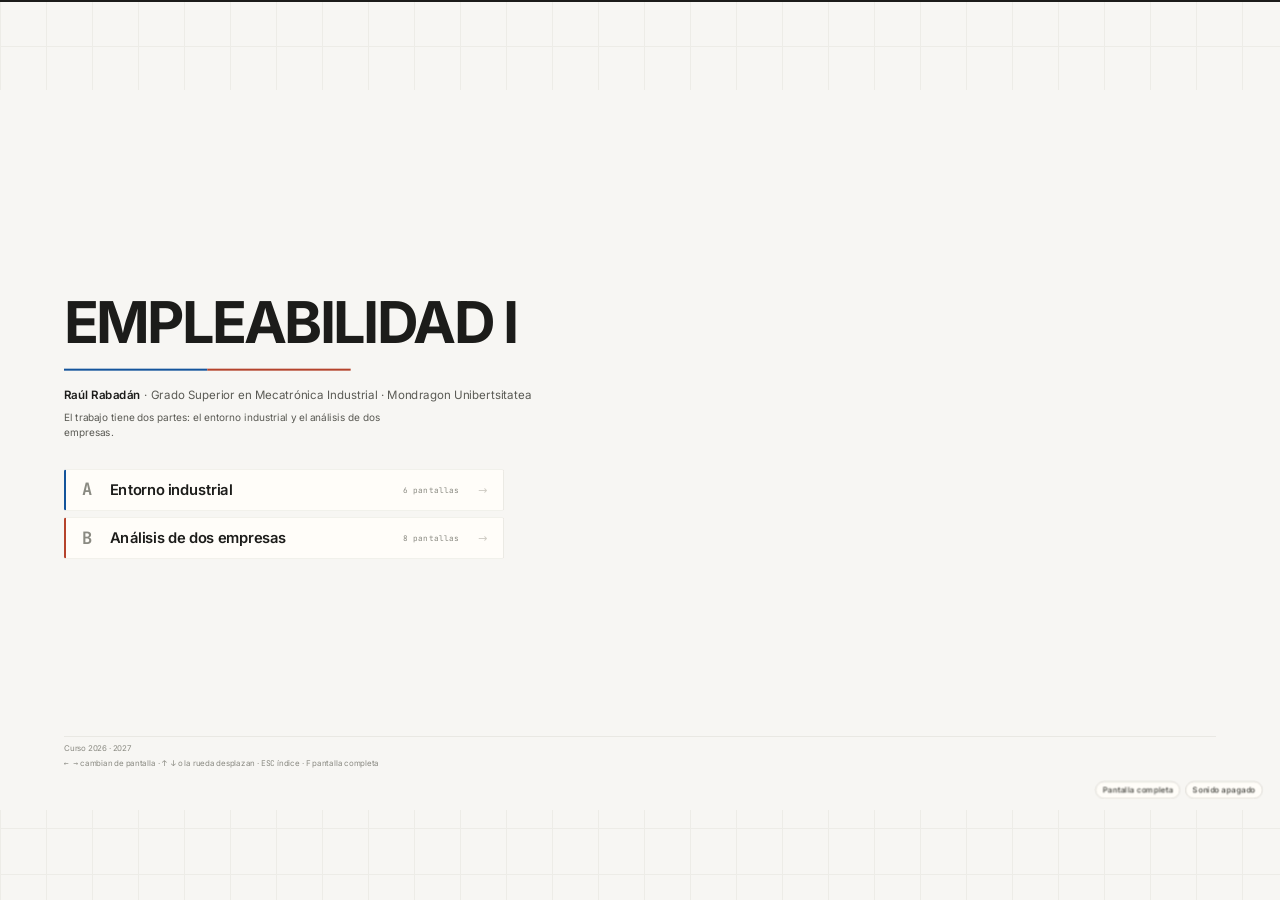
<file: index.html>
<!doctype html>
<html lang="es">
<head>
<meta charset="utf-8">
<meta name="viewport" content="width=device-width,initial-scale=1">
<title>Conociendo mi entorno laboral · Empleabilidad I · Raúl Rabadán</title>
<meta name="author" content="Raúl Rabadán">
<meta name="description" content="Análisis del entorno industrial y de dos empresas del sector. Empleabilidad I, Grado Superior en Mecatrónica Industrial, Mondragon Unibertsitatea.">
<link rel="stylesheet" href="css/estilo.css">
</head>
<body>

<div class="progreso"></div>
<div class="portada-rejilla" aria-hidden="true"></div>

<main class="mazo">
<div class="progreso"></div>

  <!-- PORTADA Y ACCESO -->
  <section class="pantalla portada" data-ancla="portada" data-titulo="Portada">
    <div class="portada-cuerpo">
      <h1>EMPLEABILIDAD&nbsp;I</h1>
      <div class="filetes" aria-hidden="true"><i></i><i></i></div>
      <p class="alumno"><b>Raúl Rabadán</b> · Grado Superior en Mecatrónica Industrial · Mondragon Unibertsitatea</p>
      <p class="partes">El trabajo tiene dos partes: el entorno industrial y el análisis de dos empresas.</p>

      <nav class="puertas" aria-label="Partes del trabajo">
        <a class="puerta a" href="entorno.html">
          <span class="puerta-let" aria-hidden="true">A</span>
          <span class="puerta-tit">Entorno industrial</span>
          <span class="puerta-num">6 pantallas</span>
          <span class="puerta-fle" aria-hidden="true">&rarr;</span>
        </a>
        <a class="puerta b" href="empresas.html">
          <span class="puerta-let" aria-hidden="true">B</span>
          <span class="puerta-tit">Análisis de dos empresas</span>
          <span class="puerta-num">8 pantallas</span>
          <span class="puerta-fle" aria-hidden="true">&rarr;</span>
        </a>
      </nav>
    </div>
    <div class="portada-pie">
      <span>Curso 2026 · 2027</span>
      <span><span class="num">&larr; &rarr;</span> cambian de pantalla · <span class="num">&uarr; &darr;</span> o la rueda desplazan · <span class="num">ESC</span> índice · <span class="num">F</span> pantalla completa</span>
    </div>
  </section>


<div class="indice" role="dialog" aria-label="Índice">
  <h3>Índice</h3>
  <ol></ol>
</div>

<div class="barra-inf">
  <button class="btn" data-accion="completa">Pantalla completa</button>
  <button class="btn" data-accion="sonido" aria-pressed="false">Sonido apagado</button>
</div>

</main>

<script src="js/presentacion.js"></script>
</body>
</html>
</file>
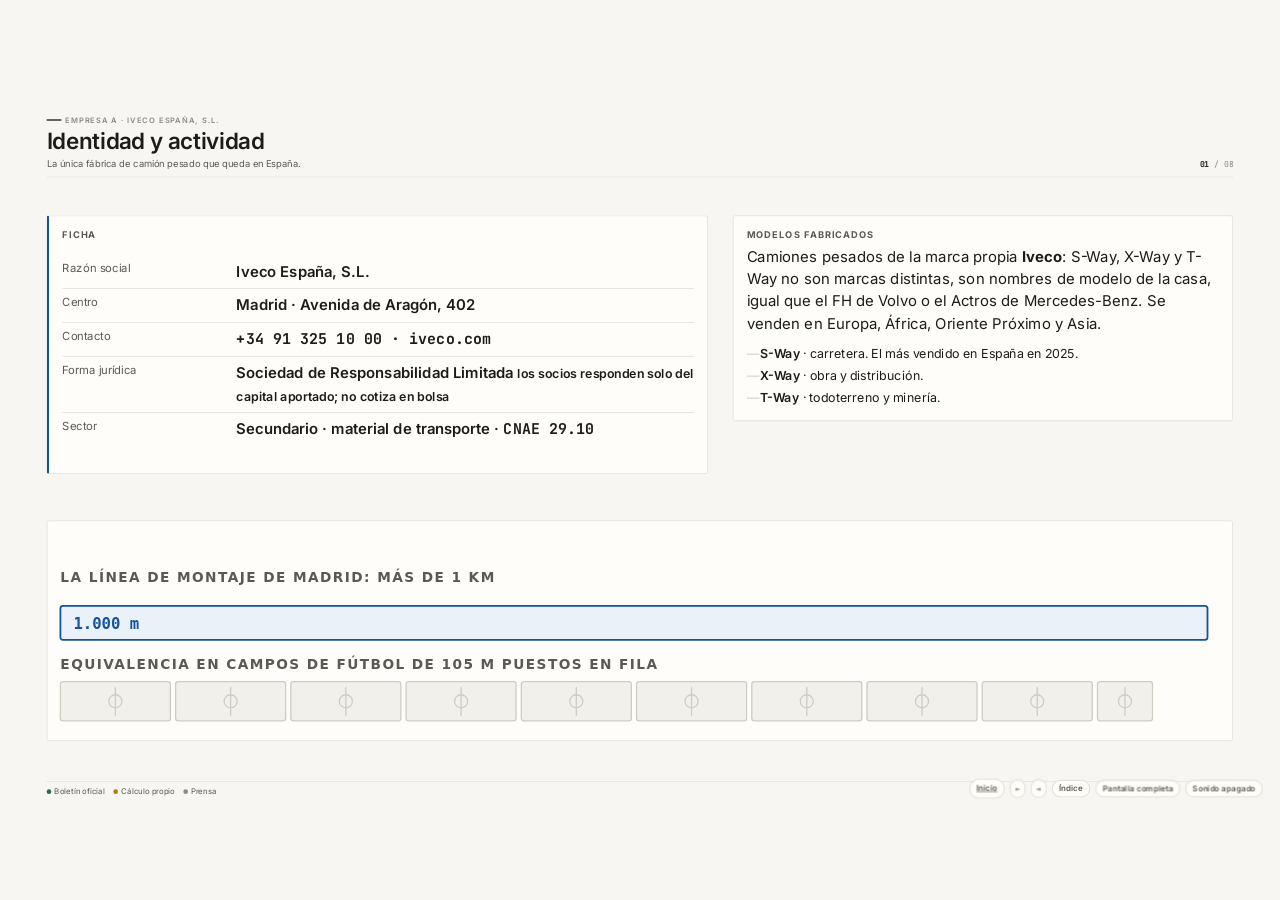
<file: empresas.html>
<!doctype html>
<html lang="es">
<head>
<meta charset="utf-8">
<meta name="viewport" content="width=device-width,initial-scale=1">
<title>Empresas · Empleabilidad I · Raúl Rabadán</title>
<link rel="stylesheet" href="css/estilo.css">
</head>
<body>

<main class="mazo">
<div class="progreso"></div>

<!-- ========== B1 ========== -->
<section class="pantalla" data-via="b" data-ancla="iveco-identidad" data-titulo="Iveco · Identidad y actividad" data-grupo="Iveco España, S.L.">
  <header class="cab">
    <div class="cab-izq">
      <p class="rotulo"><span class="tramo"></span>Empresa A · Iveco España, S.L.</p>
      <h2>Identidad y actividad</h2>
      <p class="bajada">La única fábrica de camión pesado que queda en España.</p>
    </div>
    <p class="paso" data-contador></p>
  </header>

  <div class="cuerpo">
    <div class="cols c-2a">
      <div class="bloque acento-a">
        <h3>Ficha</h3>
        <dl class="datos">
          <div><dt>Razón social</dt><dd>Iveco España, S.L.</dd></div>
          <div><dt>Centro</dt><dd>Madrid · Avenida de Aragón, 402</dd></div>
          <div><dt>Contacto</dt><dd class="num">+34 91 325 10 00 · iveco.com</dd></div>
          <div><dt>Forma jurídica</dt><dd>Sociedad de Responsabilidad Limitada <small>los socios responden solo del capital aportado; no cotiza en bolsa</small></dd></div>
          <div><dt>Sector</dt><dd>Secundario · material de transporte · <span class="num">CNAE 29.10</span></dd></div>
        </dl>
      </div>
      <div class="bloque">
        <h3>Modelos fabricados</h3>
        <p>Camiones pesados de la marca propia <b>Iveco</b>: S-Way, X-Way y T-Way no son marcas distintas, son nombres de modelo de la casa, igual que el FH de Volvo o el Actros de Mercedes-Benz. Se venden en Europa, África, Oriente Próximo y Asia.</p>
        <ul class="guiones" style="margin-top:.6em">
          <li><b>S-Way</b> · carretera. El más vendido en España en 2025.</li>
          <li><b>X-Way</b> · obra y distribución.</li>
          <li><b>T-Way</b> · todoterreno y minería.</li>
        </ul>
      </div>
    </div>

    <figure class="grafico crece">
      <img src="assets/graficos/linea-km.svg" alt="La línea de montaje de un kilómetro comparada con campos de fútbol de 105 metros puestos en fila.">
    </figure>
  </div>

  <footer class="pie">
    <ul class="notas-pie"></ul>
    <p class="leyenda"><span><b class="p p-ofi"></b>Boletín oficial</span><span><b class="p p-cal"></b>Cálculo propio</span><span><b class="p p-pre"></b>Prensa</span></p>
  </footer>
</section>

<!-- ========== B2 ========== -->
<section class="pantalla" data-via="b" data-ancla="iveco-tamano" data-titulo="Iveco · Tamaño, clientes y competencia">
  <header class="cab">
    <div class="cab-izq">
      <p class="rotulo"><span class="tramo"></span>Empresa A · Iveco España, S.L.</p>
      <h2>Tamaño, clientes y competencia</h2>
    </div>
    <p class="paso" data-contador></p>
  </header>

  <div class="cuerpo">
    <div class="cifras">
      <div><span class="cifra" data-valor="2700" data-sufijo="+">0</span><span class="cifra-pie d-pre">Personas en la planta</span></div>
      <div><span class="cifra" data-valor="374000">0</span><span class="cifra-pie d-pre">Metros cuadrados</span></div>
      <div><span class="cifra" data-valor="1" data-sufijo=" km">0</span><span class="cifra-pie d-pre">De línea de montaje</span></div>
      <div><span class="cifra" data-valor="40000">0</span><span class="cifra-pie d-pre">Configuraciones de camión</span></div>
    </div>

    <div class="cols c-3 crece">
      <div class="bloque">
        <h3>Clientes</h3>
        <p>Flotas europeas de logística: Reinert, ID Logistics, Spaansen, Vergossen.</p>
      </div>
      <div class="bloque">
        <h3>Competidores</h3>
        <p>Volvo, Mercedes-Benz, Renault Trucks, Scania, DAF y MAN.</p>
        <p style="margin-top:.55em"><span class="d-pre">Iveco, primera en matriculaciones en España en 2024 con el <b>20,1 %</b>. En más de 16 t, en 2025 manda Volvo con el <b>18,1 %</b>.</span></p>
      </div>
      <div class="bloque">
        <h3>Entidades del entorno</h3>
        <ul class="guiones">
          <li><b>ANFAC</b> · patronal de fabricantes.</li>
          <li><b>AECIM</b> · patronal del metal de Madrid.</li>
        </ul>
      </div>
    </div>

  </div>

  <footer class="pie">
    <ul class="notas-pie"></ul>
    <p class="leyenda"><span><b class="p p-ofi"></b>Boletín oficial</span><span><b class="p p-cal"></b>Cálculo propio</span><span><b class="p p-pre"></b>Prensa</span></p>
  </footer>
</section>

<!-- ========== B3 ========== -->
<section class="pantalla" data-via="b" data-ancla="iveco-puesto" data-titulo="Iveco · Puesto, salario y condiciones">
  <header class="cab">
    <div class="cab-izq">
      <p class="rotulo"><span class="tramo"></span>Empresa A · Iveco España, S.L.</p>
      <h2>Puesto, salario y condiciones</h2>
      <p class="bajada">Técnico de mantenimiento electromecánico, grupo II del convenio.</p>
    </div>
    <p class="paso" data-contador></p>
  </header>

  <div class="cuerpo">
    <div class="cols c-2a">
      <div class="marco">
        <table class="tabla compacta">
          <caption>Convenio de centro · BOCM 205 de 28-08-2024</caption>
          <tbody>
            <tr><td class="col-et">Salario anual</td><td class="cifra-c"><span class="d-ofi">27.907,63 € — 31.594,29 €</span></td></tr>
            <tr><td class="col-et" style="white-space:nowrap">Precio de la hora</td><td class="cifra-c"><span class="d-cal"><b>16,38 €</b></span></td></tr>
            <tr><td class="col-et">Jornada</td><td class="cifra-c"><span class="d-ofi">1.704 h al año en 213 días</span></td></tr>
            <tr><td class="col-et">Turnos</td><td><span class="d-ofi">06-14 · 14-22 · 22-06, con plus nocturno</span></td></tr>
            <tr><td class="col-et">Vacaciones</td><td><span class="d-ofi">22 días laborables, 6 trasladables</span></td></tr>
            <tr><td class="col-et" style="white-space:nowrap">Plus de presencia</td><td class="cifra-c"><span class="d-ofi">91,12 € al mes</span></td></tr>
          </tbody>
        </table>
      </div>
      <figure class="grafico"><img src="assets/graficos/salario-iveco.svg" alt="Barras del salario anual del grupo II frente al salario mínimo interprofesional."></figure>
    </div>

    <div class="cols c-2b crece">
      <div class="bloque">
        <h3>Ventajas</h3>
        <ul class="motivos">
          <li>El salario está fijado en el boletín oficial.</li>
          <li><span class="d-pre">Tata Motors lo compró por 3.800 M € con compromiso de no cerrar Madrid.</span></li>
        </ul>
      </div>
      <div class="bloque">
        <h3>Acceso</h3>
        <p><span class="d-pre">El grupo publica sus vacantes en LinkedIn. La oferta activa más cercana al título es <b>Técnico/a de mantenimiento electrónico</b> para la planta de Valladolid: pide FP II o Grado Superior en <b>Mecatrónica Industrial</b>, Automatización y Robótica o Regulación y Control, inglés técnico escrito, disponibilidad a tres turnos y un <b>mínimo de tres años de experiencia</b> en producción o mantenimiento.</span></p>
      </div>
    </div>
  </div>

  <footer class="pie">
    <ul class="notas-pie"><li><span class="d-pre">Convenio de centro sin cerrar y huelgas convocadas en 2026; el turno de noche es rotativo.</span></li></ul>
    <p class="leyenda"><span><b class="p p-ofi"></b>Boletín oficial</span><span><b class="p p-cal"></b>Cálculo propio</span><span><b class="p p-pre"></b>Prensa</span></p>
  </footer>
</section>

<!-- ========== B4 ========== -->
<section class="pantalla" data-via="b" data-ancla="mona-identidad" data-titulo="Monadelphous · Identidad y actividad" data-grupo="Monadelphous Group Limited">
  <header class="cab">
    <div class="cab-izq">
      <p class="rotulo"><span class="tramo"></span>Empresa B · Monadelphous Group Limited</p>
      <h2>Identidad y actividad</h2>
      <p class="bajada">Mantenimiento industrial en las minas de hierro de Australia Occidental.</p>
    </div>
    <p class="paso" data-contador></p>
  </header>

  <div class="cuerpo">
    <div class="cols c-2a">
      <div class="bloque acento-b">
        <h3>Ficha</h3>
        <dl class="datos">
          <div><dt>Razón social</dt><dd>Monadelphous Group Limited</dd></div>
          <div><dt>Sede</dt><dd>Victoria Park WA 6100 · Perth</dd></div>
          <div><dt>Contacto</dt><dd class="num">+61 8 9316 1255 · monadelphous.com.au</dd></div>
          <div><dt>Forma jurídica</dt><dd><i>Public company limited by shares</i> <small>los accionistas responden solo de sus acciones; cotiza como MND</small></dd></div>
          <div><dt>Sector</dt><dd>Secundario · reparación de maquinaria · <span class="num">CNAE 33.12</span> <small>por equivalencia con la clasificación española</small></dd></div>
          <div><dt>Fundada</dt><dd class="num">1972</dd></div>
        </dl>
      </div>
      <div>
        <div class="bloque">
          <h3>Actividad</h3>
          <p>Construye, mantiene y repara instalaciones industriales dentro del recinto del cliente.</p>
        </div>
        <div class="bloque tenue" style="margin-top:12px">
          <h3>Zona de trabajo</h3>
          <p>Pilbara, Australia Occidental: minas de hierro, puertos de mineral y plantas de gas, a 1.400 km de Perth.</p>
        </div>
      </div>
    </div>

    <figure class="grafico crece">
      <img src="assets/graficos/mona-actividades.svg" alt="Esquema de las tres actividades de Monadelphous: construir, mantener y reparar en parada, sobre instalación del cliente.">
    </figure>
  </div>

  <footer class="pie">
    <ul class="notas-pie"></ul>
    <p class="leyenda"><span><b class="p p-ofi"></b>Boletín oficial</span><span><b class="p p-cal"></b>Cálculo propio</span><span><b class="p p-pre"></b>Prensa</span></p>
  </footer>
</section>

<!-- ========== B5 ========== -->
<section class="pantalla" data-via="b" data-ancla="mona-tamano" data-titulo="Monadelphous · Tamaño, clientes y localización">
  <header class="cab">
    <div class="cab-izq">
      <p class="rotulo"><span class="tramo"></span>Empresa B · Monadelphous Group Limited</p>
      <h2>Tamaño, clientes y localización</h2>
    </div>
    <p class="paso" data-contador></p>
  </header>

  <div class="cuerpo">
    <div class="cifras">
      <div><span class="cifra" data-valor="2270" data-sufijo=" M">0</span><span class="cifra-pie d-pre">Dólares australianos facturados · <span class="num d-cal">1.408 M €</span></span></div>
      <div><span class="cifra" data-valor="12" data-prefijo="+" data-sufijo=" %">0</span><span class="cifra-pie d-pre">Facturación</span></div>
      <div><span class="cifra" data-valor="34.6" data-dec="1" data-prefijo="+" data-sufijo=" %">0</span><span class="cifra-pie d-pre">Beneficio neto</span></div>
      <div><span class="cifra" data-valor="7500" data-prefijo="≈ ">0</span><span class="cifra-pie d-pre">Personas · dato de terceros</span></div>
    </div>

    <div class="cols c-2a crece">
      <figure class="grafico"><img src="assets/graficos/distancia.svg" alt="La distancia de Perth a las minas de Pilbara comparada con la de Madrid a Roma, a la misma escala."></figure>
      <div>
        <div class="bloque">
          <h3>Clientes</h3>
          <p><span class="d-pre">Mineras del hierro: <b>Rio Tinto</b>, 300 M AUD a cinco años (<span class="num d-cal">186 M €</span>), y <b>BHP y Rio Tinto</b>, 140 M AUD (<span class="num d-cal">86,8 M €</span>).</span></p>
        </div>
        <div class="bloque" style="margin-top:12px">
          <h3>Competidores</h3>
          <p>UGL, Ventia, SRG Global y Downer EDI.</p>
        </div>
        <div class="bloque" style="margin-top:12px">
          <h3>Entidades del entorno</h3>
          <ul class="guiones">
            <li><b>AWU</b> · sindicato de la plantilla.</li>
          </ul>
        </div>
      </div>
    </div>

  </div>

  <footer class="pie">
    <ul class="notas-pie"></ul>
    <p class="leyenda"><span><b class="p p-ofi"></b>Boletín oficial</span><span><b class="p p-cal"></b>Cálculo propio</span><span><b class="p p-pre"></b>Prensa</span></p>
  </footer>
</section>

<!-- ========== B6 ========== -->
<section class="pantalla" data-via="b" data-ancla="mona-puesto" data-titulo="Monadelphous · Puesto, salario y condiciones">
  <header class="cab">
    <div class="cab-izq">
      <p class="rotulo"><span class="tramo"></span>Empresa B · Monadelphous Group Limited</p>
      <h2>Puesto, salario y condiciones</h2>
      <p class="bajada"><i>Construction Mechanical Fitter</i>: el oficio equivalente, con visado Work and Holiday.</p>
    </div>
    <p class="paso" data-contador></p>
  </header>

  <div class="cuerpo">
    <div class="cols c-2a">
      <div class="marco">
        <table class="tabla compacta">
          <caption>Oferta publicada por la empresa</caption>
          <tbody>
            <tr><td class="col-et">Tarifa</td><td class="cifra-c"><span class="d-pre">64,70 AUD/h</span> · <span class="d-cal"><b>40,13 €/h</b></span></td></tr>
            <tr><td class="col-et">Turno</td><td class="cifra-c"><span class="d-pre">12 horas</span></td></tr>
            <tr><td class="col-et">Ciclo</td><td><span class="d-pre">FIFO 2:1 · 14 días de trabajo y 7 libres</span></td></tr>
            <tr><td class="col-et">Régimen</td><td><span class="d-pre"><i>Casual</i>: recargo en vez de vacaciones</span></td></tr>
            <tr><td class="col-et">Viaje y cama</td><td><span class="d-pre">A cargo de la empresa, vuelo incluido</span></td></tr>
            <tr><td class="col-et">Bruto a 6 meses</td><td class="cifra-c"><span class="d-cal"><b>94.203 AUD · 58.431 €</b></span></td></tr>
            <tr><td class="col-et">Neto a 6 meses</td><td class="cifra-c"><span class="d-cal"><b>72.692 AUD · 45.089 €</b></span></td></tr>
          </tbody>
        </table>
      </div>
      <div>
        <div class="bloque acento-b">
          <h3>Visado 462 y vía de acceso</h3>
          <ul class="guiones">
            <li>Visado <i>Work and Holiday</i>: 18 a 30 años y 5.000 AUD <small class="d-cal">3.101 €</small> acreditados. Tasa <span class="d-ofi">840 AUD</span> <small class="d-cal">521 €</small> más <span class="d-pre">49 AUD</span> <small class="d-cal">30 €</small> de la <span class="term" data-def="Tarjeta blanca de obra: acreditación obligatoria en Australia para pisar cualquier obra o instalación en construcción. Se obtiene con un curso corto de prevención de riesgos y no caduca.">White Card</span> de obra.</li>
            <li>El título no se homologa: equivale al <i>Certificate III</i>. El puesto pide la misma mecánica, hidráulica y soldadura que el ciclo.</li>
            <li><b>Tope de 6 meses con el mismo empleador.</b></li>
          </ul>
        </div>
      </div>
    </div>

    <div class="cols c-2a crece">
      <figure class="grafico"><img src="assets/graficos/roster.svg" alt="Calendario de tres semanas: el roster australiano de 14 días de 12 horas frente a la semana española de 5 días de 8 horas."></figure>
      <div class="bloque acento-b">
        <h3>Requisitos que pide la oferta</h3>
        <ul class="guiones">
          <li><span class="d-pre"><i>Trade Certificate</i> del oficio: <i>Certificate III in Engineering · Mechanical Trade</i>.</span></li>
          <li><span class="d-pre">Experiencia: <b>2 años en mantenimiento</b>.</span></li>
          <li><span class="d-pre"><i>Construction Card</i> de obra en vigor: la misma White Card de la izquierda.</span></li>
          <li><span class="d-pre">Derecho a trabajar en Australia acreditado.</span></li>
          <li><span class="d-pre">Disponibilidad para ciclo FIFO y turnos de 12 horas.</span></li>
        </ul>
      </div>
    </div>
  </div>

  <footer class="pie">
    <ul class="notas-pie"></ul>
    <p class="leyenda"><span><b class="p p-ofi"></b>Boletín oficial</span><span><b class="p p-cal"></b>Cálculo propio</span><span><b class="p p-pre"></b>Prensa</span></p>
  </footer>
</section>

<!-- ========== B7 ========== -->
<section class="pantalla" data-via="b" data-ancla="comparacion" data-titulo="Comparación de las dos opciones" data-grupo="Comparación y cierre">
  <header class="cab">
    <div class="cab-izq">
      <p class="rotulo"><span class="tramo"></span>Comparación</p>
      <h2>Comparación de condiciones</h2>
      <p class="bajada">Un año en Iveco frente a los seis meses que permite el visado.</p>
    </div>
    <p class="paso" data-contador></p>
  </header>

  <div class="cuerpo">
    <p class="moneda"><button type="button" data-accion="moneda" aria-pressed="false">Ver en dólares australianos</button><span class="cambio">1 € = 1,6122 AUD · Banco Central Europeo, 22-09-2026</span></p>

    <div class="marco">
      <table class="frente">
        <thead>
          <tr><th class="et">Concepto</th><th class="a">Iveco España · Madrid</th><th class="b">Monadelphous · Pilbara</th><th class="et" style="text-align:center">Diferencia</th></tr>
        </thead>
        <tbody>
          <tr>
            <td class="et">Precio de la hora</td>
            <td class="a"><span class="val d-cal" data-eur="16,38 €" data-aud="26,41 AUD">16,38 €</span></td>
            <td class="b"><span class="val d-cal" data-eur="40,13 €" data-aud="64,70 AUD">40,13 €</span></td>
            <td class="dif"><span class="d-cal">× 2,45</span></td>
          </tr>
          <tr>
            <td class="et">Horas del periodo</td>
            <td class="a"><span class="val d-ofi">1.704 h</span> <small>en 12 meses</small></td>
            <td class="b"><span class="val d-cal">1.456 h</span> <small>en 6 meses</small></td>
            <td class="dif"><span class="d-cal">− 15 %</span></td>
          </tr>
          <tr>
            <td class="et">Ingreso bruto</td>
            <td class="a"><span class="val d-ofi" data-eur="27.907,63 €" data-aud="44.993 AUD">27.907,63 €</span></td>
            <td class="b"><span class="val d-cal" data-eur="58.431 €" data-aud="94.203 AUD">58.431 €</span></td>
            <td class="dif"><span class="d-cal">× 2,1</span></td>
          </tr>
          <tr>
            <td class="et">Continuidad</td>
            <td class="a"><span class="d-ofi">Antigüedad, cotización y 22 días de vacaciones</span></td>
            <td class="b"><span class="d-ofi">Tope de 6 meses, sin cotización ni vacaciones pagadas</span></td>
            <td class="dif">—</td>
          </tr>
          <tr>
            <td class="et">Coste de entrada</td>
            <td class="a"><span class="val" data-eur="0 €" data-aud="0 AUD">0 €</span></td>
            <td class="b"><span class="val d-cal" data-eur="1.742 €" data-aud="2.809 AUD">1.742 €</span> <small>visado, tarjeta y vuelo</small></td>
            <td class="dif"><span class="d-cal">+1.742 €</span></td>
          </tr>
        </tbody>
      </table>
    </div>

    <div class="cols c-2a crece">
      <figure class="grafico"><img src="assets/graficos/precio-hora.svg" alt="Barras comparando el precio de la hora en Iveco y en Monadelphous, en euros."></figure>
      <div>
        <div class="bloque aviso">
          <h3>Límites de la comparación</h3>
          <ul class="guiones">
            <li>El ingreso de Iveco es <b>bruto</b>, sin IRPF descontado.</li>
            <li>Faltan los pluses de turno y presencia de Iveco.</li>
          </ul>
        </div>
        <div class="marco" style="margin-top:12px">
          <table class="tabla compacta">
            <caption>Desglose del coste de entrada</caption>
            <tbody>
              <tr><td class="col-et">Vuelo ida y vuelta</td><td class="cifra-c"><span class="d-pre">1.920 AUD</span></td></tr>
              <tr><td class="col-et">Visado 462</td><td class="cifra-c"><span class="d-ofi">840 AUD</span></td></tr>
              <tr><td class="col-et">White Card</td><td class="cifra-c"><span class="d-pre">49 AUD</span></td></tr>
              <tr><td class="col-et"><b>Total</b></td><td class="cifra-c"><span class="d-cal"><b>2.809 AUD · 1.742 €</b></span></td></tr>
              <tr><td class="col-et">Equivale a</td><td class="cifra-c"><span class="d-cal">43 horas de trabajo allí</span></td></tr>
            </tbody>
          </table>
        </div>
      </div>
    </div>
  </div>

  <footer class="pie">
    <ul class="notas-pie"></ul>
    <p class="leyenda"><span><b class="p p-ofi"></b>Boletín oficial</span><span><b class="p p-cal"></b>Cálculo propio</span><span><b class="p p-pre"></b>Prensa</span></p>
  </footer>
</section>

<!-- ========== B9 ========== -->
<section class="pantalla" data-via="b" data-ancla="fuentes" data-titulo="Fuentes y fechas de consulta">
  <header class="cab">
    <div class="cab-izq">
      <p class="rotulo"><span class="tramo"></span>Comparación</p>
      <h2>Fuentes y fechas de consulta</h2>
      <p class="bajada">Consultado el 23-09-2026; el cambio, del día 22.</p>
    </div>
    <p class="paso" data-contador></p>
  </header>

  <div class="cuerpo">
    <div class="cols c-2a">
    <div class="bloque acento-a">
      <h3>Origen de cada dato</h3>
      <ul class="guiones">
        <li><span class="d-ofi">Salario y jornada de Iveco: <b>BOCM 205 de 28-08-2024</b>.</span></li>
        <li><span class="d-ofi">Códigos CNAE 29.10 y 33.12: <b>Real Decreto 10/2025</b>, BOE de 15-01-2025.</span></li>
        <li><span class="d-ofi">Visado 462 y condición 8547: <i>Department of Home Affairs</i>.</span></li>
        <li><span class="d-pre">Planta, línea, cuotas, producción, huelgas y compra por Tata: sala de prensa de Iveco, ANFAC y prensa económica.</span></li>
        <li><span class="d-pre">Monadelphous: resultados a la bolsa australiana y notas propias. Tarifa y vuelo: portales de empleo y de vuelos.</span></li>
        <li><span class="d-cal">Precio de la hora, estimaciones a seis meses en bruto y en neto, coste de entrada y gráficos: elaboración propia.</span></li>
      </ul>
    </div>

    <div class="bloque tenue">
      <h3>Cálculo del neto australiano</h3>
      <ul class="guiones">
        <li><span class="d-ofi">Tipos del visado <i>working holiday</i>, 15 % hasta 45.000 AUD y 30 % después: <b>Income Tax Rates Act 1986</b>, texto consolidado de 01-07-2026.</span></li>
        <li><span class="d-ofi">Exención de los primeros 60.100 € del trabajo en el extranjero: <b>artículo 7.p) de la Ley del IRPF</b>.</span></li>
        <li><span class="d-ofi">Cláusula de intercambio de información que activa esa exención: <b>artículo 25 del convenio España-Australia</b>, BOE de 29-12-1992.</span></li>
      </ul>
    </div>
    </div>
  </div>

  <footer class="pie">
    <ul class="notas-pie"></ul>
    <p class="leyenda"><span><b class="p p-ofi"></b>Boletín oficial</span><span><b class="p p-cal"></b>Cálculo propio</span><span><b class="p p-pre"></b>Prensa</span></p>
  </footer>
</section>


<div class="indice" role="dialog" aria-label="Índice">
  <h3>Índice</h3>
  <ol></ol>
</div>

<div class="barra-inf">
  <a class="btn" href="index.html">Inicio</a>
  <button class="btn ico" data-accion="antes" aria-label="Pantalla anterior">←</button>
  <button class="btn ico" data-accion="despues" aria-label="Pantalla siguiente">→</button>
  <button class="btn" data-accion="indice">Índice</button>
  <button class="btn" data-accion="completa">Pantalla completa</button>
  <button class="btn" data-accion="sonido" aria-pressed="false">Sonido apagado</button>
</div>

</main>

<script src="js/presentacion.js"></script>
</body>
</html>
</file>
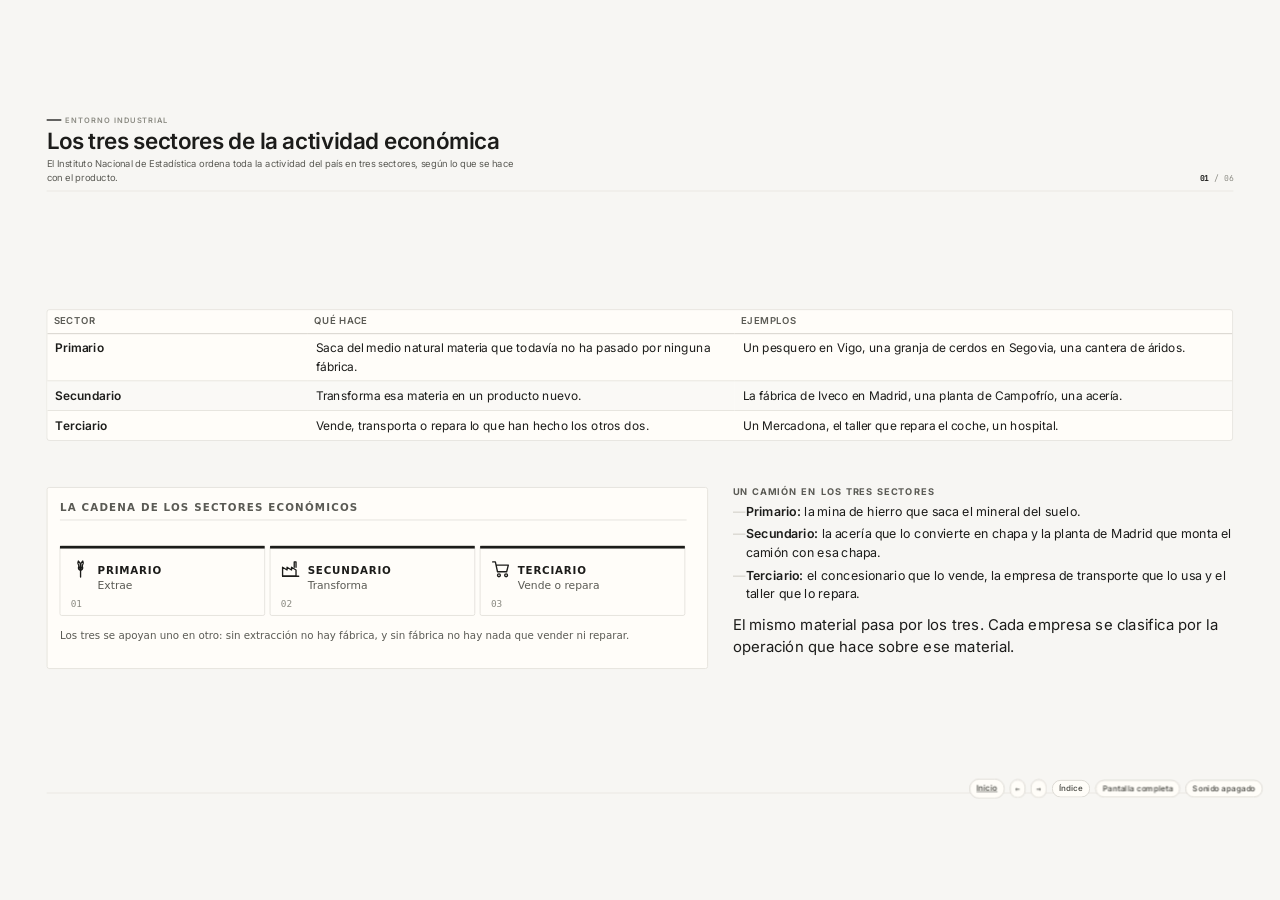
<file: entorno.html>
<!doctype html>
<html lang="es">
<head>
<meta charset="utf-8">
<meta name="viewport" content="width=device-width,initial-scale=1">
<title>Entorno industrial · Empleabilidad I · Raúl Rabadán</title>
<link rel="stylesheet" href="css/estilo.css">
</head>
<body>

<main class="mazo">
<div class="progreso"></div>

<!-- ========== A1 ========== -->
<section class="pantalla" data-via="a" data-ancla="sectores" data-titulo="Los tres sectores" data-grupo="Entorno industrial">
  <header class="cab">
    <div class="cab-izq">
      <p class="rotulo"><span class="tramo"></span>Entorno industrial</p>
      <h2>Los tres sectores de la actividad económica</h2>
      <p class="bajada">El Instituto Nacional de Estadística ordena toda la actividad del país en tres sectores, según lo que se hace con el producto.</p>
    </div>
    <p class="paso" data-contador></p>
  </header>

  <div class="cuerpo">
    <div class="marco">
      <table class="tabla">
        <thead><tr><th style="width:15%">Sector</th><th style="width:36%">Qué hace</th><th>Ejemplos</th></tr></thead>
        <tbody>
          <tr><td class="col-et">Primario</td><td>Saca del medio natural materia que todavía no ha pasado por ninguna fábrica.</td><td>Un pesquero en Vigo, una granja de cerdos en Segovia, una cantera de áridos.</td></tr>
          <tr><td class="col-et">Secundario</td><td>Transforma esa materia en un producto nuevo.</td><td>La fábrica de Iveco en Madrid, una planta de Campofrío, una acería.</td></tr>
          <tr><td class="col-et">Terciario</td><td>Vende, transporta o repara lo que han hecho los otros dos.</td><td>Un Mercadona, el taller que repara el coche, un hospital.</td></tr>
        </tbody>
      </table>
    </div>

    <div class="cols c-2a crece">
      <figure class="grafico">
        <img src="assets/graficos/sectores-3.svg" alt="Franja horizontal con los tres sectores: primario extrae, secundario transforma, terciario vende o repara.">
      </figure>
      <div class="bloque plano">
        <h3>Un camión en los tres sectores</h3>
        <ul class="guiones">
          <li><b>Primario:</b> la mina de hierro que saca el mineral del suelo.</li>
          <li><b>Secundario:</b> la acería que lo convierte en chapa y la planta de Madrid que monta el camión con esa chapa.</li>
          <li><b>Terciario:</b> el concesionario que lo vende, la empresa de transporte que lo usa y el taller que lo repara.</li>
        </ul>
        <p style="margin-top:.7em">El mismo material pasa por los tres. Cada empresa se clasifica por la operación que hace sobre ese material.</p>
      </div>
    </div>
  </div>

  <footer class="pie"><ul class="notas-pie"></ul></footer>
</section>

<!-- ========== A2 ========== -->
<section class="pantalla" data-via="a" data-ancla="cuarto-quinto" data-titulo="Cuarto y quinto sector">
  <header class="cab">
    <div class="cab-izq">
      <p class="rotulo"><span class="tramo"></span>Entorno industrial</p>
      <h2>El cuarto y el quinto sector</h2>
      <p class="bajada">No existen en la clasificación oficial. El INE reconoce tres. Son propuestas académicas que parten el terciario en dos para separar el trabajo de conocimiento del trabajo de servicio directo.</p>
    </div>
    <p class="paso" data-contador></p>
  </header>

  <div class="cuerpo">
    <div class="cols c-2">
      <div class="bloque">
        <h3>Cuarto sector · cuaternario</h3>
        <p>Trabajo con información. Nadie toca el producto: lo diseñan, lo calculan o lo investigan.</p>
        <ul class="guiones">
          <li>La oficina técnica que dibuja la pieza que luego se fabrica.</li>
          <li>El departamento de I+D de una farmacéutica.</li>
          <li>La ingeniería que proyecta la instalación de una planta.</li>
        </ul>
      </div>
      <div class="bloque">
        <h3>Quinto sector · quinario</h3>
        <p>Puestos desde los que se toman decisiones que afectan a mucha gente a la vez.</p>
        <ul class="guiones">
          <li>El comité de dirección que decide si una planta cierra.</li>
          <li>Un ministerio o un pleno municipal.</li>
          <li>La dirección de un hospital o de una universidad.</li>
        </ul>
      </div>
    </div>

    <div class="cols c-2a crece">
      <figure class="grafico">
        <img src="assets/graficos/sectores-5.svg" alt="Los tres sectores oficiales y, tras una línea de puntos, el cuaternario y el quinario en color claro.">
      </figure>
      <div>
        <div class="bloque tenue">
          <h3>Valoración</h3>
          <p>Sirven para describir un organigrama, no para clasificar una empresa. A efectos de <span class="term" data-def="Clasificación Nacional de Actividades Económicas: el código con el que la Administración identifica a qué se dedica una empresa.">CNAE</span>, de <span class="term" data-def="Acuerdo firmado entre la empresa o la patronal y los sindicatos que fija salarios, jornada y vacaciones de una plantilla.">convenio colectivo</span> y de cotización, solo existen tres sectores. Un ingeniero de la oficina técnica de Iveco cotiza en el secundario igual que el operario de la línea.</p>
        </div>
        <div class="bloque" style="margin-top:12px">
          <h3>Cotización y convenio</h3>
          <p>Los dos nombres describen tipos de puesto dentro de empresas ya clasificadas en uno de los tres sectores oficiales.</p>
        </div>
      </div>
    </div>
  </div>

  <footer class="pie"><ul class="notas-pie"></ul></footer>
</section>

<!-- ========== A3 ========== -->
<section class="pantalla" data-via="a" data-ancla="cnae" data-titulo="La CNAE">
  <header class="cab">
    <div class="cab-izq">
      <p class="rotulo"><span class="tramo"></span>Entorno industrial</p>
      <h2>La CNAE</h2>
      <p class="bajada">Clasificación Nacional de Actividades Económicas. Un código de cuatro cifras que dice a qué se dedica una empresa. Lo mantiene el INE y lo utiliza toda la Administración.</p>
    </div>
    <p class="paso" data-contador></p>
  </header>

  <div class="cuerpo">
    <div class="cols c-2a">
      <div>
        <div class="bloque">
          <h3>Utilidad del código</h3>
          <ul class="motivos">
            <li>El INE agrupa por él las estadísticas de producción, empleo y comercio exterior.</li>
            <li>Se declara al darse de alta en Hacienda y determina el régimen fiscal de la actividad.</li>
            <li>Fija el epígrafe con el que se cotiza a la Seguridad Social por accidente de trabajo.</li>
            <li>Sirve de referencia para saber qué convenio colectivo sectorial le corresponde.</li>
          </ul>
        </div>
        <div class="marco" style="margin-top:14px">
          <table class="tabla compacta">
            <caption>Dos ejemplos del sector secundario, con el código desplegado</caption>
            <thead><tr><th>Nivel</th><th>Primer ejemplo</th><th>Segundo ejemplo</th></tr></thead>
            <tbody>
              <tr><td class="col-et">Sección</td><td><b>C</b> Industria manufacturera</td><td><b>C</b> Industria manufacturera</td></tr>
              <tr><td class="col-et">División</td><td><b>29</b> Fabricación de vehículos de motor, remolques y semirremolques</td><td><b>33</b> Reparación e instalación de maquinaria y equipo</td></tr>
              <tr><td class="col-et">Grupo</td><td><b>291</b> Fabricación de vehículos de motor</td><td><b>331</b> Reparación de productos metálicos, maquinaria y equipo</td></tr>
              <tr><td class="col-et">Clase</td><td class="cifra-c"><b>29.10</b> Fabricación de vehículos de motor</td><td class="cifra-c"><b>33.12</b> Reparación de maquinaria</td></tr>
              <tr><td class="col-et">Empresa</td><td>Iveco España, S.L.</td><td>Monadelphous Group Limited</td></tr>
            </tbody>
          </table>
        </div>
      </div>
      <div>
        <div class="bloque aviso">
        <h3>Consecuencia de la división 33</h3>
        <p>La reparación y el mantenimiento de maquinaria cuelgan de la división 33, y esa división está dentro de la sección C, Industria manufacturera. Una empresa que solo repara máquinas ajenas se clasifica, por tanto, en el sector secundario. Lo que decide la clasificación es la materia sobre la que se trabaja: quien interviene sobre maquinaria industrial queda dentro de la industria.</p>
      </div>
      <div class="docof" style="margin-top:14px">
        <header><b>CNAE-2025 · clase 29.10</b><span>Real Decreto 10/2025</span></header>
        <blockquote>Sección <b>C</b> Industria manufacturera › División <b>29</b> Fabricación de vehículos de motor, remolques y semirremolques › Grupo <b>291</b> › Clase <b>29.10</b> Fabricación de vehículos de motor.<br><i>La clasificación de 2025 incluye en esta clase los vehículos eléctricos, de combustión, híbridos y autónomos.</i></blockquote>
        <p>Real Decreto 10/2025, de 14 de enero, por el que se aprueba la CNAE-2025 · BOE de 15-01-2025 · consultado el 23-09-2026.</p>
        </div>
      </div>
    </div>

  </div>

  <footer class="pie">
    <ul class="notas-pie"></ul>
    <p class="leyenda"><span class="d-ofi">Códigos y denominaciones según la CNAE-2025, Real Decreto 10/2025, de 14 de enero, BOE de 15-01-2025.</span></p>
  </footer>
</section>

<!-- ========== A4 ========== -->
<section class="pantalla" data-via="a" data-ancla="subsectores" data-titulo="Los subsectores de la industria">
  <header class="cab">
    <div class="cab-izq">
      <p class="rotulo"><span class="tramo"></span>Entorno industrial</p>
      <h2>Los subsectores de la industria</h2>
      <p class="bajada">El sector secundario se reparte en doce subsectores según la materia con la que se trabaja. Las dos empresas analizadas caen en dos de ellos.</p>
    </div>
    <p class="paso" data-contador></p>
  </header>

  <div class="cuerpo">
    <figure class="grafico crece">
      <img src="assets/graficos/subsectores-12.svg" alt="Rejilla con los doce subsectores industriales; el de material de transporte y el de reparación e instalación de maquinaria aparecen destacados.">
    </figure>
        <div class="cols c-2">
      <div class="bloque">
        <h3>Material de transporte · Iveco</h3>
        <p>Vehículos, ferrocarril, naval y aeronáutica. Es el subsector con la cadena de proveedores más larga: un camión lleva miles de piezas de cientos de empresas distintas.</p>
      </div>
      <div class="bloque">
        <h3>Reparación e instalación de maquinaria · Monadelphous</h3>
        <p>Empresas que montan, mantienen y reparan la maquinaria de otras industrias. No fabrican producto propio; por eso comparten el subsector 12 con el resto de la reparación e instalación de maquinaria.</p>
      </div>
    </div>
  </div>

  <footer class="pie">
    <ul class="notas-pie"></ul>
    <p class="leyenda"><span class="d-ofi">Listado según el informe <i>Panorama de la Industria Vasca</i>, Eustat, Instituto Vasco de Estadística.</span></p>
  </footer>
</section>

<!-- ========== A5 ========== -->
<section class="pantalla" data-via="a" data-ancla="entidades" data-titulo="Entidades del entorno">
  <header class="cab">
    <div class="cab-izq">
      <p class="rotulo"><span class="tramo"></span>Entorno industrial</p>
      <h2>Entidades que trabajan alrededor de la empresa</h2>
      <p class="bajada">Las del ejercicio son vascas. Aquí están sus equivalentes en la Comunidad de Madrid, que es donde está la planta analizada en la segunda parte.</p>
    </div>
    <p class="paso" data-contador></p>
  </header>

  <div class="cuerpo">
    <div class="marco">
      <table class="tabla compacta">
        <thead><tr><th style="width:15%">Siglas</th><th style="width:27%">Nombre completo</th><th style="width:13%">Ámbito</th><th>Función</th></tr></thead>
        <tbody>
          <tr class="grupo-fila"><td colspan="4">Patronales y asociaciones empresariales · representan al empresario</td></tr>
          <tr><td class="col-et">AECIM</td><td>Asociación de Empresas del Metal de Madrid</td><td>Provincial, metal</td><td>Agrupa a las empresas del metal de la provincia. Firma el convenio del metal de Madrid, el que se aplica a los talleres y a las industrias sin convenio propio.</td></tr>
          <tr><td class="col-et">ANFAC</td><td>Asociación Española de Fabricantes de Automóviles y Camiones</td><td>Estatal, automoción</td><td>Reúne a los fabricantes de vehículos con planta en España. Publica las matriculaciones y la producción que cita toda la prensa del sector.</td></tr>
          <tr class="grupo-fila"><td colspan="4">Sindicatos · representan a la plantilla</td></tr>
          <tr><td class="col-et">CCOO de Industria</td><td>Federación de Industria de Comisiones Obreras</td><td>Estatal, industria</td><td>Representa a la plantilla en los comités de empresa y negocia los convenios por la parte de los trabajadores.</td></tr>
          <tr><td class="col-et">UGT FICA</td><td>Federación de Industria, Construcción y Agro de UGT</td><td>Estatal, industria</td><td>La misma función que la anterior. Es el otro sindicato con presencia mayoritaria en la industria española.</td></tr>
        </tbody>
      </table>
    </div>

    <div class="bloque">
      <h3>Función práctica</h3>
      <p>Patronal y sindicato son las dos firmas de un convenio colectivo, y el convenio es el documento que fija cuánto se cobra, cuántas horas se trabajan y cuántos días de vacaciones hay. El salario del puesto que se analiza en la segunda parte sale de una tabla negociada entre estas dos partes y publicada en el boletín oficial.</p>
      <p style="margin-top:.7em">Cuando una empresa es grande negocia su propio convenio de centro, como es el caso de la planta de Iveco en Madrid. Cuando es pequeña se le aplica el convenio del sector que firma la patronal provincial, en Madrid el del metal de AECIM.</p>
    </div>
  </div>

  <footer class="pie"><ul class="notas-pie"></ul></footer>
</section>

<!-- ========== A6 ========== -->
<section class="pantalla" data-via="a" data-ancla="formas-juridicas" data-titulo="Formas jurídicas">
  <header class="cab">
    <div class="cab-izq">
      <p class="rotulo"><span class="tramo"></span>Entorno industrial</p>
      <h2>Formas jurídicas de la empresa</h2>
      <p class="bajada">Lo que separa unas formas de otras es de cuánto dinero responde el socio cuando la empresa no puede pagar sus deudas. El resto son diferencias de trámite y de impuestos.</p>
    </div>
    <p class="paso" data-contador></p>
  </header>

  <div class="cuerpo">
    <div class="marco">
      <table class="tabla compacta">
        <thead><tr><th style="width:15%"></th><th>S. Anónima</th><th>S. Limitada</th><th>Sdes. Laborales</th><th>S. Cooperativa</th><th>Autónomo</th></tr></thead>
        <tbody>
          <tr><td class="col-et">Número de socios</td><td>1 o más</td><td>1 o más</td><td>3 o más, o <b>2</b> si los dos son socios trabajadores al 50 %</td><td>3 o más</td><td>Una sola persona</td></tr>
          <tr><td class="col-et">Capital mínimo</td><td class="cifra-c">60.000 €</td><td class="cifra-c">1 €</td><td>El de la forma que adopte:<br><span class="cifra-c">1 €</span> si es limitada laboral,<br><span class="cifra-c">60.000 €</span> si es anónima laboral</td><td>Lo fijan los estatutos</td><td>No hay capital</td></tr>
          <tr><td class="col-et">Responsabilidad</td><td>Limitada al capital aportado</td><td>Limitada al capital aportado</td><td>Limitada al capital aportado</td><td>Limitada al capital aportado</td><td>Ilimitada: responde con todo su patrimonio</td></tr>
          <tr><td class="col-et">Distribución del capital</td><td>Acciones, se pueden vender libremente</td><td>Participaciones, con derecho de tanteo de los socios</td><td>La mayoría del capital en manos de los socios trabajadores; ningún socio puede tener más de <b>un tercio</b></td><td>No hay capital que reparta poder: un socio, un voto</td><td>Todo del titular</td></tr>
          <tr><td class="col-et">Obligaciones fiscales</td><td>Impuesto de Sociedades e IVA</td><td>Impuesto de Sociedades e IVA</td><td>Impuesto de Sociedades, con bonificaciones</td><td>Impuesto de Sociedades con tipo reducido</td><td>IRPF por tramos e IVA</td></tr>
          <tr><td class="col-et">Cotización a la Seguridad Social</td><td>Régimen general los trabajadores; RETA los socios con control</td><td>Igual que la anónima</td><td>Régimen general la plantilla</td><td>Los socios eligen entre régimen general y <span class="term" data-def="Régimen Especial de Trabajadores Autónomos: el régimen de la Seguridad Social en el que cotiza quien trabaja por cuenta propia.">RETA</span></td><td><span class="term" data-def="Régimen Especial de Trabajadores Autónomos: el régimen de la Seguridad Social en el que cotiza quien trabaja por cuenta propia.">RETA</span>, con cuota por tramos de ingresos reales</td></tr>
        </tbody>
      </table>
    </div>

    <div class="cols c-2">
      <div class="bloque aviso">
        <h3>El euro de la S.L.</h3>
        <p>Desde la Ley 18/2022 una sociedad limitada se puede constituir con un euro de capital. Mientras ese capital sea inferior a 3.000 €, los socios deben destinar a reserva el <b>20 %</b> del beneficio y, si la sociedad se liquida, responden solidariamente de la diferencia hasta esos 3.000 €. Abarata el trámite y mantiene el riesgo.</p>
      </div>
      <div class="docof">
        <header><b>Art. 4 · Ley de Sociedades de Capital</b><span>RDLeg 1/2010</span></header>
        <blockquote>«El capital de la sociedad de responsabilidad limitada no será inferior a <b>un euro</b>[...] El capital social de la sociedad anónima no podrá ser inferior a <b>sesenta mil euros</b>.»<br><i>Redacción dada por el art. 2.1 de la Ley 18/2022, de 28 de septiembre.</i></blockquote>
        <p>Texto consolidado del Real Decreto Legislativo 1/2010, de 2 de julio · BOE · consultado el 23-09-2026.</p>
      </div>
    </div>
  </div>

  <footer class="pie">
    <ul class="notas-pie"></ul>
  </footer>
</section>


<div class="indice" role="dialog" aria-label="Índice">
  <h3>Índice</h3>
  <ol></ol>
</div>

<div class="barra-inf">
  <a class="btn" href="index.html">Inicio</a>
  <button class="btn ico" data-accion="antes" aria-label="Pantalla anterior">←</button>
  <button class="btn ico" data-accion="despues" aria-label="Pantalla siguiente">→</button>
  <button class="btn" data-accion="indice">Índice</button>
  <button class="btn" data-accion="completa">Pantalla completa</button>
  <button class="btn" data-accion="sonido" aria-pressed="false">Sonido apagado</button>
</div>

</main>

<script src="js/presentacion.js"></script>
</body>
</html>
</file>
<file: css/estilo.css>
/* ============================================================
   Conociendo mi entorno laboral — Empleabilidad I
   Raúl Rabadán · Mecatrónica Industrial · Mondragon Unibertsitatea
   ============================================================ */

@font-face{font-family:Inter;src:url(fuentes/inter-latin-400-normal.woff2)format('woff2');font-weight:400;font-display:swap}
@font-face{font-family:Inter;src:url(fuentes/inter-latin-600-normal.woff2)format('woff2');font-weight:600;font-display:swap}
@font-face{font-family:Inter;src:url(fuentes/inter-latin-700-normal.woff2)format('woff2');font-weight:700;font-display:swap}
@font-face{font-family:'JetBrains Mono';src:url(fuentes/jetbrains-mono-latin-400-normal.woff2)format('woff2');font-weight:400;font-display:swap}
@font-face{font-family:'JetBrains Mono';src:url(fuentes/jetbrains-mono-latin-700-normal.woff2)format('woff2');font-weight:700;font-display:swap}

:root{
  --papel:#F7F6F3; --tinta:#1C1C1A; --gris:#5A5A54; --gris-claro:#8A8A82;
  --filete:#E3E1DB; --filete-fuerte:#CFCCC4; --blanco:#FFFDF9;
  --iveco:#14549B; --iveco-suave:#EAF1F8;
  --mona:#B5432C; --mona-suave:#FAEDE9;
  --oficial:#2C6E49; --calculo:#B07A17; --prensa:#8A8A82;
  --txt:Inter,system-ui,-apple-system,'Segoe UI',sans-serif;
  --mono:'JetBrains Mono',ui-monospace,'Cascadia Mono',Consolas,monospace;
  --radio:3px;
  --sombra:0 1px 2px rgba(28,28,26,.05),0 8px 24px -12px rgba(28,28,26,.14);
}

*,*::before,*::after{box-sizing:border-box}
html,body{margin:0;padding:0;height:100%}
body{
  background:var(--papel); color:var(--tinta);
  font-family:var(--txt); font-size:clamp(15px,20.16px,18px); line-height:1.5;
  -webkit-font-smoothing:antialiased; text-rendering:optimizeLegibility;
  overflow:hidden;
}
body.indice-abierto{overflow:hidden}
h1,h2,h3,h4{margin:0; font-weight:600; letter-spacing:-.018em; line-height:1.14}
p{margin:0 0 .65em}
p:last-child{margin-bottom:0}
ul,ol{margin:0; padding:0; list-style:none}
strong{font-weight:600}
a{color:var(--iveco)}
.num{font-family:var(--mono); font-variant-numeric:tabular-nums; font-feature-settings:"tnum" 1}

/* ---------- Estructura de pantalla ---------- */
/* ---- Lienzo fijo: la diapositiva mide siempre 1920x1080 px ----
   Un unico transform:scale() la encaja en la ventana, asi el reparto
   interno es identico en cualquier pantalla. --esc lo fija el JS. ---- */
.mazo{
  position:fixed; left:50%; top:50%;
  width:1920px; height:1080px;
  transform:translate(-50%,-50%) scale(var(--esc,1));
  transform-origin:center center;
  overflow:hidden; background:var(--papel);
}
.pantalla{
  position:absolute; inset:0;
  display:grid; grid-template-rows:auto minmax(0,1fr) auto;
  gap:clamp(10px,17.28px,20px);
  padding:clamp(20px,36.72px,40px) clamp(28px,80.64px,70px) clamp(12px,18.36px,20px);
  opacity:0; visibility:hidden; transform:translateY(10px);
  transition:opacity .3s ease, transform .3s ease, visibility .3s;
  overflow-y:auto; overflow-x:hidden;
}
.pantalla.activa{opacity:1; visibility:visible; transform:none}

/* ---------- Cabecera ---------- */
.cab{display:flex; align-items:flex-end; justify-content:space-between; gap:24px;
  border-bottom:1px solid var(--filete); padding-bottom:clamp(6px,9.72px,11px)}
.cab-izq{min-width:0}
.rotulo{
  font-size:.7rem; font-weight:600; letter-spacing:.14em; text-transform:uppercase;
  color:var(--gris-claro); margin-bottom:.38em; display:flex; align-items:center; gap:.55em
}
.rotulo .tramo{width:22px; height:2px; background:var(--filete-fuerte); display:inline-block}
.pantalla[data-via="a"] .rotulo .tramo{background:var(--tinta)}
.pantalla[data-via="b"] .rotulo .tramo{background:var(--tinta)}
.cab h2{font-size:clamp(1.42rem,43.2px,2.1rem)}
.cab .bajada{color:var(--gris); font-size:.88rem; margin-top:.22em; max-width:78ch}
.paso{font-family:var(--mono); font-size:.76rem; color:var(--gris-claro); white-space:nowrap; letter-spacing:.02em}
.paso b{color:var(--tinta); font-weight:700}

/* ---------- Cuerpo ---------- */
.cuerpo{min-height:0; display:flex; flex-direction:column; justify-content:flex-start; gap:clamp(10px,16.2px,18px)}
.cuerpo > *{flex-shrink:0}
.cuerpo > .grafico{flex-shrink:1}
.cols{display:grid; gap:clamp(16px,36.48px,30px); align-items:start; min-height:0}
.c-2{grid-template-columns:1fr 1fr}
.c-2a{grid-template-columns:1.32fr 1fr}
.c-2b{grid-template-columns:1fr 1.32fr}
.c-3{grid-template-columns:repeat(3,1fr)}
.cols.estirar{align-items:stretch}
.crece{flex:1 0 auto; min-height:0; display:flex; flex-direction:column}
.cols.crece{display:grid; flex-direction:row; flex:0 0 auto; align-content:start}

/* ---------- Bloques ---------- */
.bloque{background:var(--blanco); border:1px solid var(--filete); border-radius:var(--radio); padding:clamp(11px,24px,16px)}
.bloque > h3, .rot-bloque{
  font-size:.7rem; font-weight:700; letter-spacing:.12em; text-transform:uppercase;
  color:var(--gris); margin:0 0 .55em; display:block
}
.bloque.acento-a{border-left:3px solid var(--iveco)}
.bloque.acento-b{border-left:3px solid var(--mona)}
.bloque.aviso{background:#FCF7EC; border-color:#E8D9B4; border-left:3px solid var(--calculo)}
.bloque.plano{background:transparent; border:0; padding:0}
.bloque.tenue{background:#F2F0EB; border-color:var(--filete)}

/* fichas de dato: etiqueta + valor */
.datos{display:grid; gap:0}
.datos > div{display:grid; grid-template-columns:minmax(115px,26%) 1fr; gap:12px;
  padding:.36em 0; border-bottom:1px solid var(--filete)}
.datos > div:last-child{border-bottom:0}
.datos dt,.datos .et{color:var(--gris); font-size:.85rem}
.datos dd,.datos .va{margin:0; font-weight:600; min-width:0; overflow-wrap:break-word}
.datos .va small{font-weight:400; color:var(--gris); font-size:.85em}

/* lista de guiones */
.guiones li{position:relative; padding-left:1.05em; margin-bottom:.3em; font-size:.94rem}
.guiones li::before{content:"—"; position:absolute; left:0; color:var(--filete-fuerte)}
.guiones li:last-child{margin-bottom:0}
.guiones li b{font-weight:600}

/* lista numerada de motivos */
.motivos{counter-reset:m; display:grid; gap:.48em}
.motivos li{counter-increment:m; display:grid; grid-template-columns:1.55em 1fr; gap:.55em; font-size:.94rem}
.motivos li::before{content:counter(m,decimal-leading-zero); font-family:var(--mono); font-size:.76rem;
  color:var(--gris-claro); padding-top:.28em}

/* etiquetas */
.etiquetas{display:flex; flex-wrap:wrap; gap:6px}
.etiquetas li{font-size:.8rem; padding:.28em .66em; border:1px solid var(--filete-fuerte);
  border-radius:99px; background:var(--blanco); color:var(--tinta)}

/* ---------- Tablas ---------- */
.tabla{width:100%; border-collapse:collapse; font-size:.9rem; background:var(--blanco)}
.tabla caption{caption-side:top; text-align:left; font-size:.7rem; font-weight:700;
  letter-spacing:.12em; text-transform:uppercase; color:var(--gris); padding-bottom:.6em}
.tabla th,.tabla td{text-align:left; padding:.46em .65em; border-bottom:1px solid var(--filete); vertical-align:top}
.tabla thead th{font-size:.72rem; letter-spacing:.06em; text-transform:uppercase; color:var(--gris);
  font-weight:600; border-bottom:1px solid var(--filete-fuerte); white-space:nowrap}
.tabla tbody tr:last-child td{border-bottom:0}
.tabla tbody tr:nth-child(even){background:#FAF9F6}
.tabla .col-et{font-weight:600; width:22%}
.tabla td.cifra-c{font-family:var(--mono); font-variant-numeric:tabular-nums; white-space:nowrap}
.tabla.compacta th,.tabla.compacta td{padding:.36em .58em; font-size:.85rem}
.marco{border:1px solid var(--filete); border-radius:var(--radio)}
.marco > table{border-radius:inherit}

/* ---------- Cifras grandes ---------- */
.cifras{display:grid; grid-auto-flow:column; grid-auto-columns:minmax(0,1fr); gap:clamp(10px,26.88px,22px)}
.cifras > div{border-top:2px solid var(--tinta); padding-top:.42em; min-width:0}
.cifra{font-family:var(--mono); font-weight:700; font-variant-numeric:tabular-nums;
  font-size:clamp(1.6rem,59.52px,2.7rem); line-height:1; letter-spacing:-.03em; display:block}
.cifra-pie{font-size:.78rem; color:var(--gris); margin-top:.35em; display:block; line-height:1.35}
.cifra-u{font-size:.5em; font-weight:600; letter-spacing:0}
.cifras-sm .cifra{font-size:clamp(1.05rem,32.64px,1.5rem)}
.cifras-sm .cifra-pie{font-size:.75rem}

/* ---------- Glosario en línea ---------- */
.term{
  border-bottom:1px dotted var(--gris-claro); cursor:help; position:relative;
  text-decoration:none; color:inherit
}
.term:hover,.term:focus{border-bottom-color:var(--tinta); outline:none}
.term::after{
  content:attr(data-def); position:absolute; left:50%; bottom:calc(100% + 9px);
  transform:translateX(-50%) translateY(3px);
  width:max-content; max-width:min(330px,1152px);
  background:var(--tinta); color:#F7F6F3; font-size:.8rem; font-weight:400; line-height:1.4;
  letter-spacing:0; padding:.55em .75em; border-radius:var(--radio); text-align:left;
  box-shadow:0 10px 26px -10px rgba(0,0,0,.4);
  opacity:0; pointer-events:none; transition:opacity .16s ease, transform .16s ease; z-index:40
}
.term::before{
  content:""; position:absolute; left:50%; bottom:calc(100% + 4px); transform:translateX(-50%);
  border:5px solid transparent; border-top-color:var(--tinta);
  opacity:0; transition:opacity .16s ease; z-index:41
}
.term:hover::after,.term:focus::after{opacity:1; transform:translateX(-50%) translateY(0)}
.term:hover::before,.term:focus::before{opacity:1}

/* ---------- Pie ---------- */
.pie{display:flex; flex-wrap:wrap; align-items:center; justify-content:space-between; gap:.3em 22px;
  border-top:1px solid var(--filete); padding-top:.55em; padding-right:calc(var(--ancho-barra, 470px) + 16px);
  font-size:.73rem; color:var(--gris)}
.notas-pie{display:flex; flex-wrap:wrap; gap:.3em 1.3em; margin:0; min-width:0; flex:1}
.notas-pie li{font-size:.74rem; color:var(--gris); min-width:0; overflow-wrap:break-word}
.notas-pie b{color:var(--tinta); font-weight:600}
.notas-pie:empty{display:none}
.leyenda{display:flex; flex-wrap:wrap; gap:.35em 1.05em; align-items:center; min-width:0}
.leyenda span{display:flex; align-items:baseline; gap:.4em}
.leyenda .p{align-self:center}
.p{width:7px; height:7px; border-radius:99px; display:inline-block; flex:none}
.p-ofi{background:var(--oficial)} .p-cal{background:var(--calculo)} .p-pre{background:var(--prensa)}
.d-ofi,.d-cal,.d-pre{position:relative; padding-left:.85em}
.d-ofi::before,.d-cal::before,.d-pre::before{
  content:""; position:absolute; left:0; top:.52em; width:6px; height:6px; border-radius:99px
}
.d-ofi::before{background:var(--oficial)} .d-cal::before{background:var(--calculo)} .d-pre::before{background:var(--prensa)}

/* ---------- Imágenes y gráficos ---------- */
figure{margin:0}
figcaption{font-size:.73rem; color:var(--gris); margin-top:.42em; line-height:1.35}
figcaption b{color:var(--tinta); font-weight:600}
.grafico{background:var(--blanco); border:1px solid var(--filete); border-radius:var(--radio);
  padding:clamp(9px,19.2px,14px); display:flex; flex-direction:column; justify-content:center;
  min-height:0; max-height:clamp(150px,561.6px,560px); overflow:hidden}
.grafico.crece{max-height:none}
.grafico img,.grafico svg{display:block; width:100%; height:auto; min-height:0;
  max-height:100%; object-fit:contain}
.grafico .rot-bloque{margin-bottom:.55em}
/* ---------- Interfaz de navegación ---------- */
.progreso{position:fixed; top:0; left:0; height:2px; background:var(--tinta); width:0;
  transition:width .3s ease; z-index:60}
.barra-inf{position:fixed; bottom:clamp(10px,17.28px,18px); right:clamp(14px,38.4px,26px);
  display:flex; align-items:center; gap:8px; z-index:55}
.btn{
  font-family:var(--txt); font-size:.74rem; font-weight:600; letter-spacing:.02em;
  color:var(--gris); background:rgba(255,253,249,.92); border:1px solid var(--filete-fuerte);
  border-radius:99px; padding:.42em .82em; cursor:pointer; backdrop-filter:blur(6px);
  transition:color .15s,border-color .15s,background .15s
}
.btn:hover{color:var(--tinta); border-color:var(--gris-claro)}
.btn.ico{padding:.42em .6em; font-family:var(--mono)}
.btn[hidden]{display:none}

/* índice */
.indice{position:fixed; inset:0; background:rgba(247,246,243,.97); backdrop-filter:blur(10px);
  z-index:70; display:none; padding:clamp(34px,64.8px,70px) clamp(30px,115.2px,90px); overflow-y:auto}
.indice.abierto{display:block}
.indice h3{font-size:.7rem; letter-spacing:.14em; text-transform:uppercase; color:var(--gris-claro);
  margin-bottom:1.1em}
.indice ol{display:grid; grid-template-columns:repeat(auto-fill,minmax(230px,1fr)); gap:2px 26px}
.indice li{border-bottom:1px solid var(--filete)}
.indice button{display:flex; gap:.9em; width:100%; text-align:left; background:none; border:0;
  padding:.62em .2em; cursor:pointer; font:inherit; font-size:.92rem; color:var(--tinta);
  align-items:baseline}
.indice button:hover{background:#EFEDE7}
.indice button span:first-child{font-family:var(--mono); font-size:.74rem; color:var(--gris-claro)}
.indice button.aqui{font-weight:600}
.indice button.aqui span:first-child{color:var(--tinta)}
.indice .grupo{grid-column:1/-1; border:0; font-size:.7rem; letter-spacing:.12em; text-transform:uppercase;
  color:var(--gris); margin:1.5em 0 .35em; padding-bottom:.35em; border-bottom:1px solid var(--filete-fuerte)}
.indice .grupo:first-of-type{margin-top:0}

/* ---------- Portada ---------- */
.portada{display:grid; grid-template-rows:1fr auto; align-content:center;
  padding:clamp(34px,60.48px,72px) clamp(34px,115.2px,96px)}
.portada-cuerpo{align-self:center; min-width:0}
.portada-rejilla{position:fixed; inset:0; z-index:-1; opacity:.5;
  background-image:linear-gradient(var(--filete) 1px,transparent 1px),linear-gradient(90deg,var(--filete) 1px,transparent 1px);
  background-size:46px 46px}
.portada h1{font-size:clamp(2.4rem,126.72px,5.4rem); letter-spacing:-.045em; line-height:.92; font-weight:700}
.portada .alumno{font-size:clamp(.92rem,23.04px,1.08rem); color:var(--gris); margin-top:1.3em}
.portada .alumno b{color:var(--tinta); font-weight:600}
.portada .partes{margin-top:.45em; font-size:.94rem; color:var(--gris); max-width:60ch}
.filetes{display:flex; height:3px; margin-top:clamp(18px,30.24px,32px); width:min(430px,60%)}
.filetes i{flex:1} .filetes i:first-child{background:var(--iveco)} .filetes i:last-child{background:var(--mona)}
.portada-pie{display:flex; flex-direction:column; align-items:flex-start; gap:.3em; font-size:.74rem;
  color:var(--gris-claro); border-top:1px solid var(--filete); padding-top:.9em;
  padding-right:calc(var(--ancho-barra, 300px) + 16px)}

/* accesos a las dos partes */
.puertas{display:flex; flex-direction:column; gap:10px;
  margin-top:clamp(26px,43.2px,44px); max-width:min(660px,100%)}
.puerta{
  display:grid; grid-template-columns:auto 1fr auto auto; align-items:center;
  gap:clamp(14px,42.24px,28px);
  padding:clamp(13px,17.28px,19px) clamp(16px,34.56px,24px);
  background:var(--blanco); border:1px solid var(--filete); border-left:3px solid var(--filete-fuerte);
  border-radius:var(--radio); text-decoration:none; color:inherit;
  transition:border-color .2s ease, box-shadow .2s ease, transform .2s ease, background .2s ease
}
.puerta:hover,.puerta:focus-visible{box-shadow:var(--sombra); transform:translateX(3px); outline:none}
.puerta-let{font-family:var(--mono,ui-monospace,monospace); font-weight:700; line-height:1;
  font-size:clamp(1.25rem,38.4px,1.6rem); letter-spacing:-.03em; color:var(--gris-claro);
  transition:color .2s ease}
.puerta-tit{font-size:clamp(1.02rem,32.64px,1.38rem); font-weight:600; letter-spacing:-.022em; line-height:1.15}
.puerta-num{font-family:var(--mono,ui-monospace,monospace); font-size:.72rem; letter-spacing:.06em;
  color:var(--gris-claro); white-space:nowrap}
.puerta-fle{font-size:1.05rem; color:var(--filete-fuerte); line-height:1;
  transition:color .2s ease, transform .2s ease}
.puerta:hover .puerta-fle{transform:translateX(4px)}
.puerta.a{border-left-color:var(--iveco)}
.puerta.a:hover{border-color:#BFD3E8; border-left-color:var(--iveco); background:var(--iveco-suave)}
.puerta.a:hover .puerta-let,.puerta.a:hover .puerta-fle{color:var(--iveco)}
.puerta.b{border-left-color:var(--mona)}
.puerta.b:hover{border-color:#EACBC2; border-left-color:var(--mona); background:var(--mona-suave)}
.puerta.b:hover .puerta-let,.puerta.b:hover .puerta-fle{color:var(--mona)}

/* ---------- Impresión ---------- */
@media print{
  @page{size:A4 landscape; margin:9mm}
  html,body{height:auto; overflow:visible; background:#fff; font-size:10.5pt}
  .progreso,.barra-inf,.indice,.portada-rejilla{display:none !important}
  .mazo{position:static; left:auto; top:auto; width:auto; height:auto;
    transform:none; overflow:visible; background:#fff}
  .pantalla{position:static; inset:auto; opacity:1 !important; visibility:visible !important;
    transform:none !important; min-height:186mm; page-break-after:always; break-after:page;
    padding:0 0 6mm; overflow:visible}
  .pantalla:last-child{page-break-after:auto}
  .term::after,.term::before{display:none}
  .bloque,.tabla,.grafico{box-shadow:none}
}

@media (prefers-reduced-motion:reduce){
  *{transition-duration:.01ms !important; animation-duration:.01ms !important}
}

/* ---------- Cita de documento oficial ---------- */
.docof{border:1px solid var(--filete-fuerte); border-left:3px solid var(--oficial);
  border-radius:var(--radio); background:var(--blanco); overflow:hidden}
.docof > header{display:flex; justify-content:space-between; gap:10px; align-items:baseline;
  padding:.5em .8em; background:#F1F3EF; border-bottom:1px solid var(--filete)}
.docof > header b{font-size:.74rem; letter-spacing:.06em; text-transform:uppercase; color:var(--oficial)}
.docof > header span{font-family:var(--mono); font-size:.72rem; color:var(--gris)}
.docof blockquote{margin:0; padding:.7em .9em; font-size:.88rem; line-height:1.5}
.docof blockquote i{color:var(--gris)}
.docof > p{margin:0; padding:.45em .9em .6em; border-top:1px dotted var(--filete-fuerte);
  font-family:var(--mono); font-size:.7rem; color:var(--gris-claro); word-break:normal; overflow-wrap:anywhere}
.docof.pre{border-left-color:var(--prensa)}
.docof.pre > header{background:#F4F3F0}
.docof.pre > header b{color:var(--gris)}

/* ---------- Tabla comparativa de las dos empresas ---------- */
.frente{width:100%; border-collapse:collapse; font-size:.88rem; background:var(--blanco)}
.frente th,.frente td{padding:.42em .65em; border-bottom:1px solid var(--filete); vertical-align:top}
.frente thead th{font-size:.74rem; letter-spacing:.06em; text-transform:uppercase; font-weight:700}
.frente thead th.a{color:var(--iveco); background:var(--iveco-suave)}
.frente thead th.b{color:var(--mona); background:var(--mona-suave)}
.frente thead th.et{color:var(--gris); font-weight:600}
.frente .et{font-weight:600; width:20%}
.frente td.a,.frente td.b{width:32%}
.frente td.dif{width:16%; font-family:var(--mono); font-size:.8rem; text-align:center;
  color:var(--tinta); background:#FAF9F6; white-space:nowrap}
.frente tbody tr:last-child td{border-bottom:0}
.frente .val{font-family:var(--mono); font-variant-numeric:tabular-nums; font-weight:700}

/* ---------- Interruptor de moneda ---------- */
.moneda{display:inline-flex; align-items:center; gap:.55em; font-size:.76rem; color:var(--gris)}
.moneda button{font:inherit; font-weight:700; color:var(--tinta); background:var(--blanco);
  border:1px solid var(--filete-fuerte); border-radius:99px; padding:.25em .8em; cursor:pointer}
.moneda button:hover{border-color:var(--gris)}
.moneda .cambio{font-family:var(--mono); font-size:.72rem}

/* ---------- Cierre ---------- */
.remate{border-top:2px solid var(--tinta); padding-top:.9em; font-size:1.06rem; line-height:1.55; max-width:62ch}
.remate b{font-family:var(--mono); font-variant-numeric:tabular-nums}
.tabla .grupo-fila td{background:#EEECE6; font-size:.72rem; letter-spacing:.08em;
  text-transform:uppercase; font-weight:700; color:var(--gris); padding:.4em .7em;
  border-bottom:1px solid var(--filete-fuerte)}
</file>
